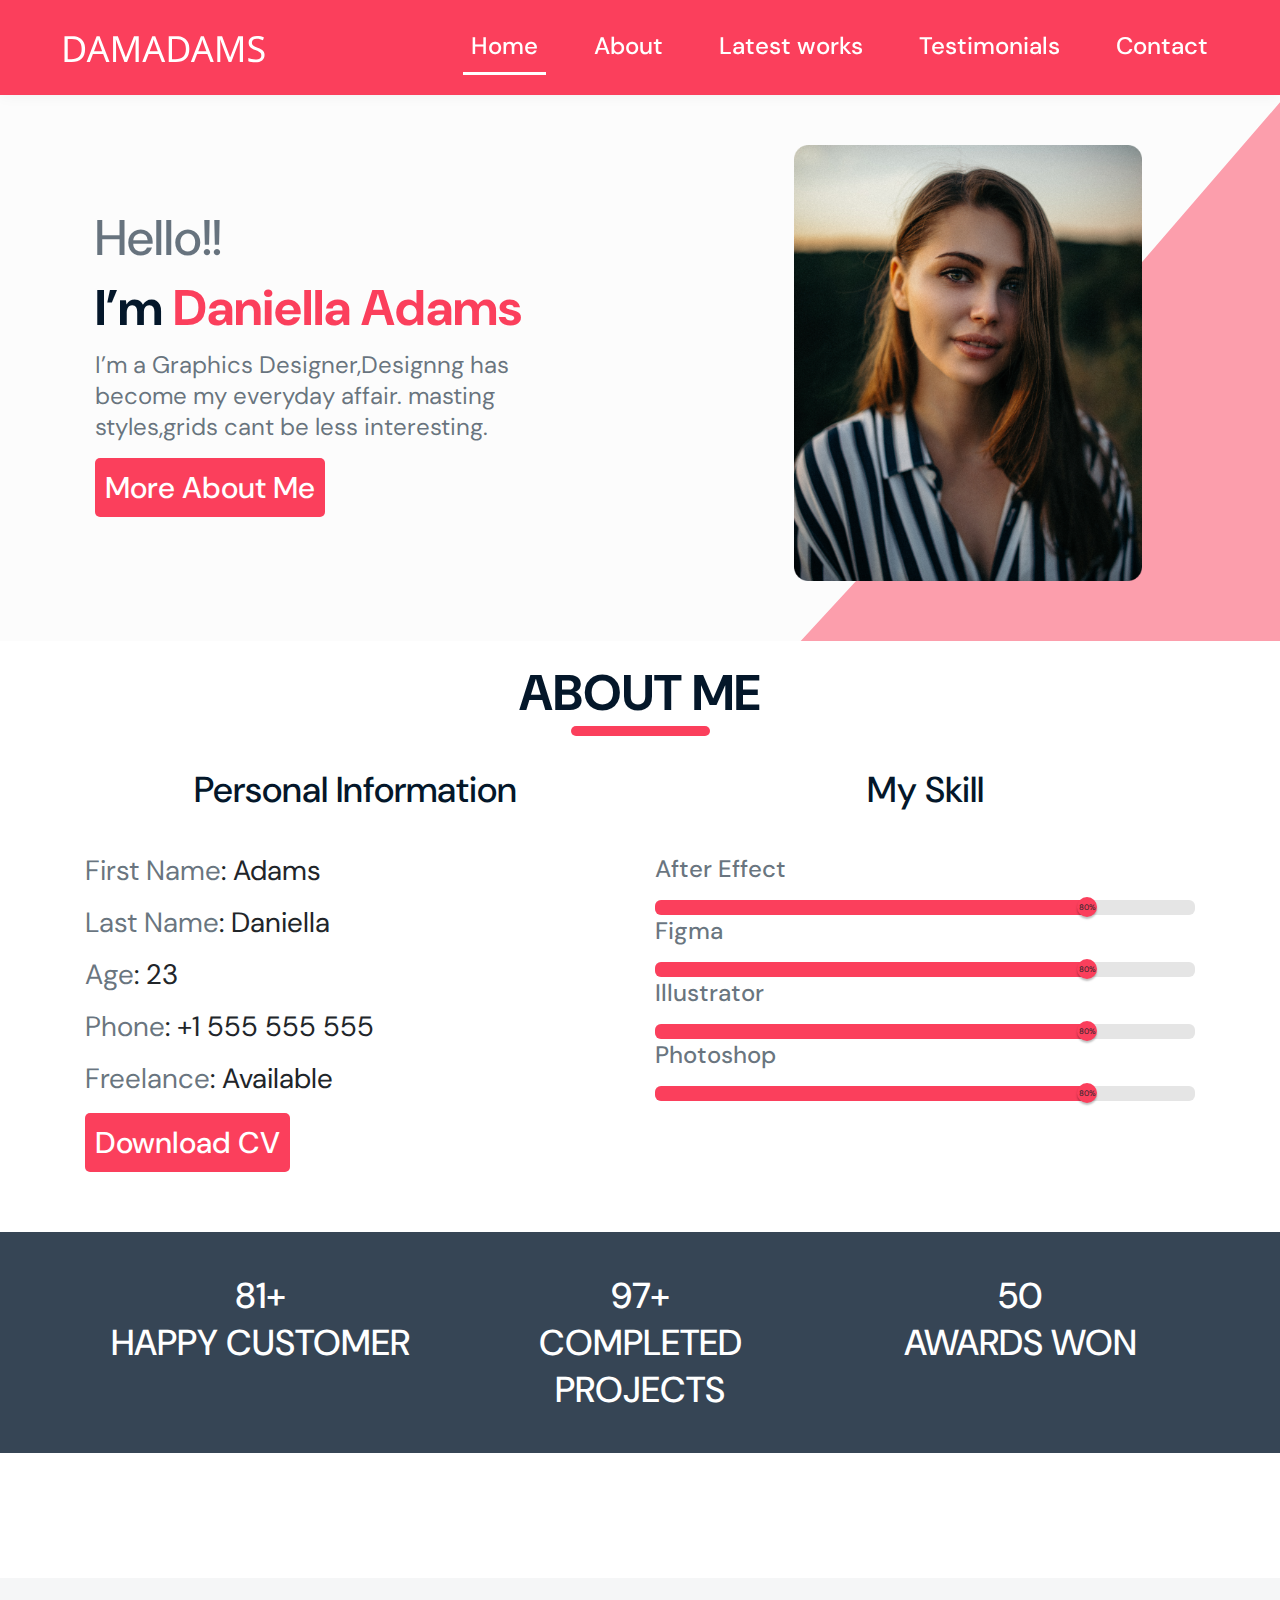
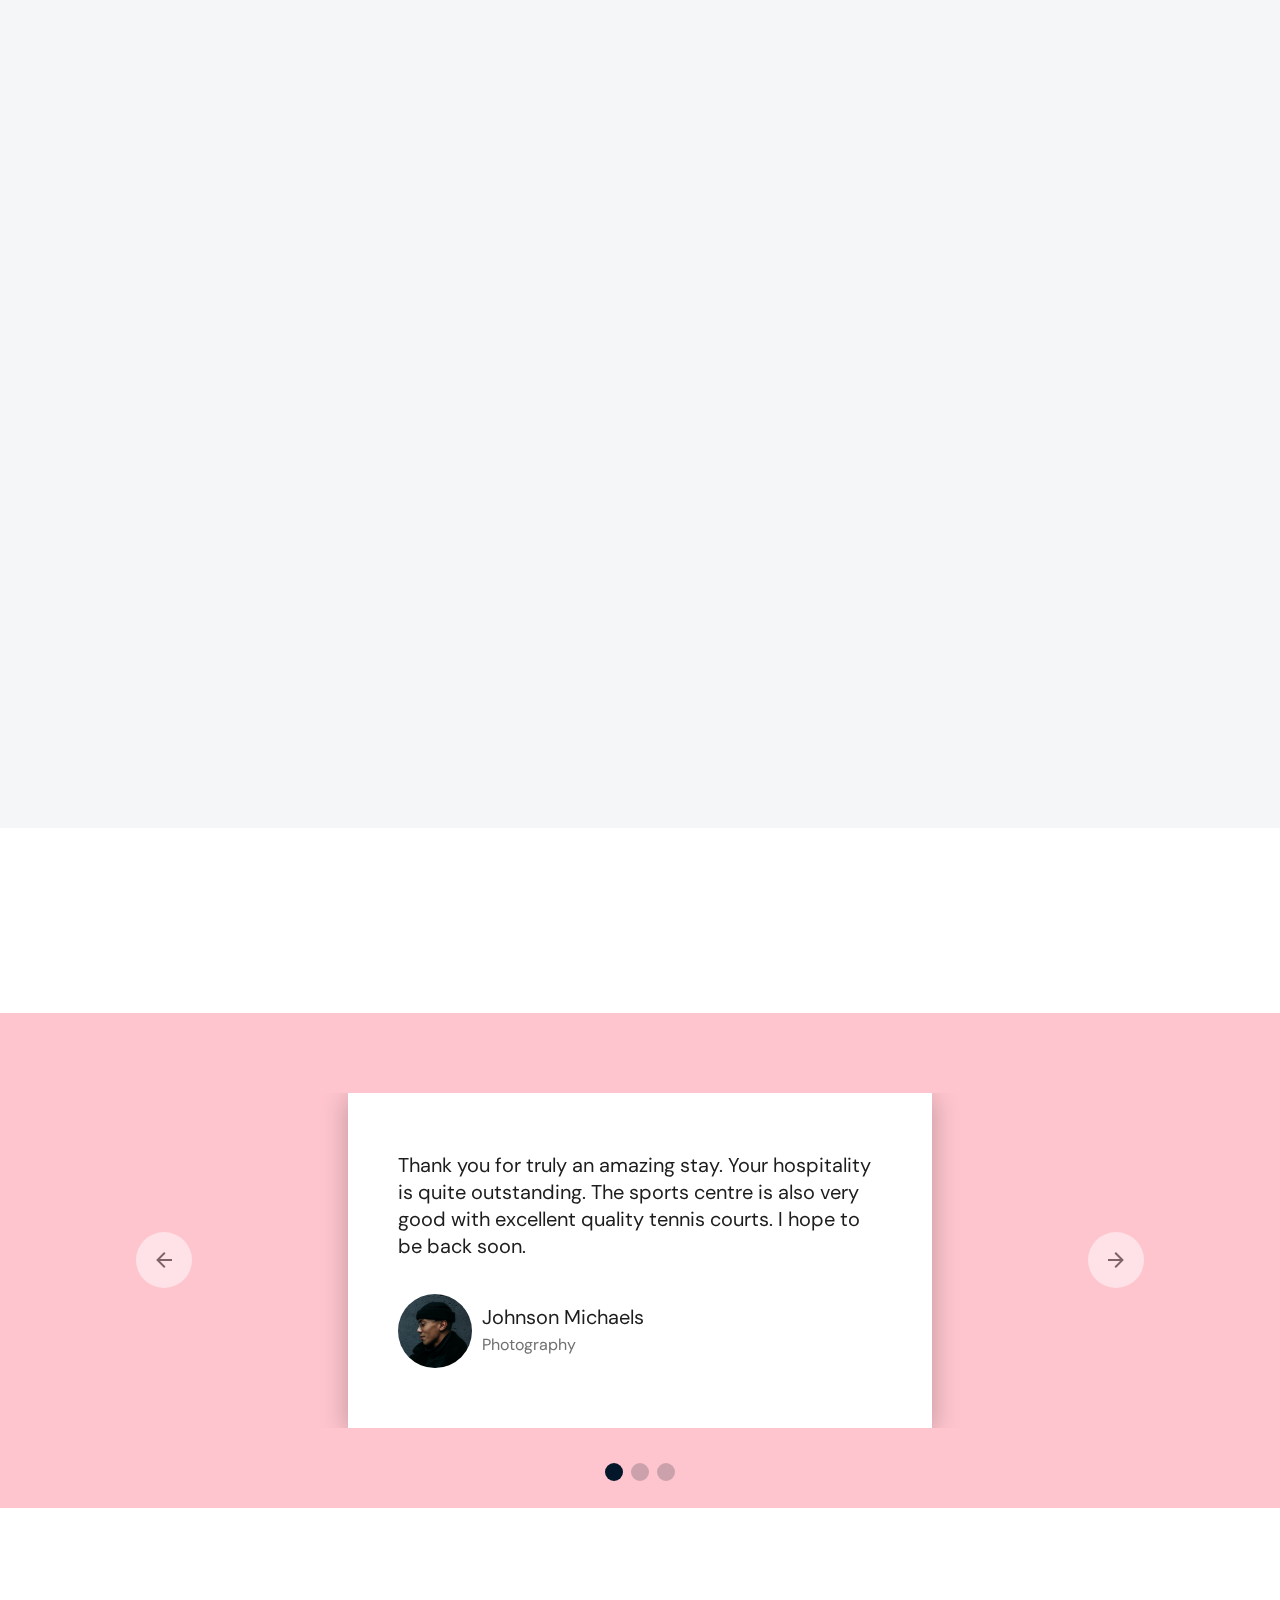
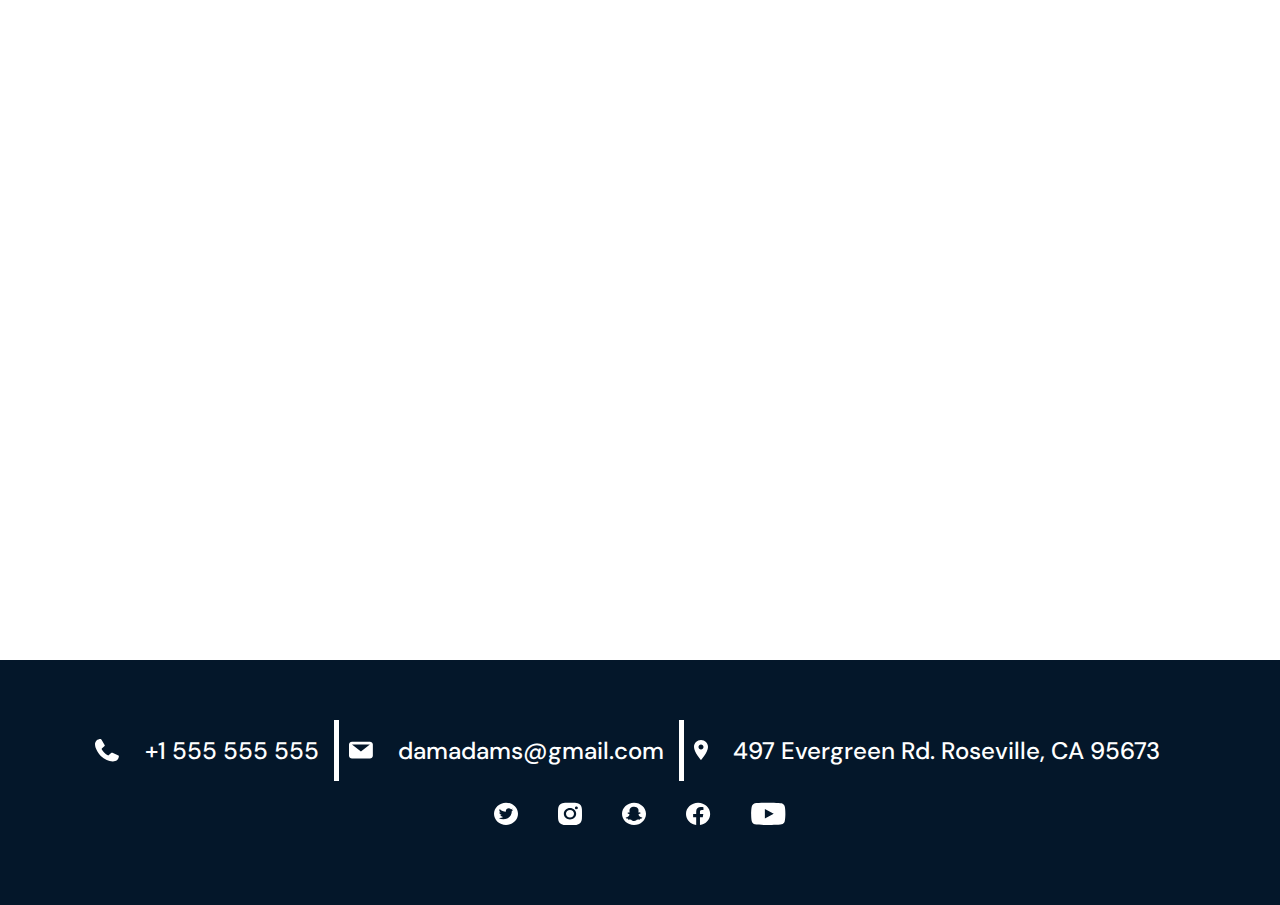
<file: index.html>
<!DOCTYPE html>
<html lang="en">
<head>
  <meta charset="UTF-8">
  <meta name="viewport" content="width=device-width, initial-scale=1.0">
  <!-- GOOGLE FONTS -->
  <link href="https://fonts.googleapis.com/css2?family=DM+Sans&display=swap" rel="stylesheet">
  <!-- Animate-on-scroll css -->
  <link rel="stylesheet" href="./assets/css/animate-on-scroll/aos.min.css">
  <!-- Bootstrap css -->
  <link rel="stylesheet" href="./assets/css/bootstrap/bootstrap.min.css">
  <!-- Custom css -->
  <link rel="stylesheet" href="./assets/css/custom.css">
  <!-- Font awesome kit -->
  <script src="./assets/js/fontawesome/fontawesome-kit.js"></script>
  <title>Damadams</title>
</head>
<body data-spy="scroll" data-target="#navbar-to-spy" data-offset="90">
  <div class="container-fluid">
    <!-- NAVBAR -->
    <nav id="navbar-to-spy" class="navbar navbar-light navbar-expand-lg lighten-4">
      <a data-aos="fade-right" class="navbar-brand" href="#"><img class="logo" src="./assets/images/icons/Damadams.svg" alt="logo"></a>
      <button class="navbar-toggler first-button" type="button" data-toggle="collapse" data-target="#navbarSupportedContent20"
        aria-controls="navbarSupportedContent20" aria-expanded="false" aria-label="Toggle navigation">
        <span class="navbar-toggler-icon"><i class="fa fa-navicon" style="color:#fff; font-size:28px;"></i></span>
      </button>
      <div data-aos="fade-left" class="collapse navbar-collapse" id="navbarSupportedContent20">
        <ul class="navbar-nav">
          <li class="nav-item">
            <a class="nav-link active" href="#home">Home</a>
          </li>
          <li class="nav-item">
            <a class="nav-link" href="#about">About</a>
          </li>
          <li class="nav-item">
            <a class="nav-link" href="#latest">Latest works</a>
          </li>
          <li class="nav-item">
            <a class="nav-link" href="#testimonials">Testimonials</a>
          </li>
          <li class="nav-item">
            <a class="nav-link" href="#contact">Contact</a>
          </li>
        </ul>
      </div>
    </nav>

    <!-- HOME -->
    <section id="home" class="container-fluid top">
      <div class="container-fluid">
        <div class="row">
          <div class="col-sm intro" data-aos="fade-down" data-aos-easing="linear" data-aos-duration="1500">
            <h1 class="light-heading">Hello!!</h1>
            <h1 class="custom-bold-heading"><span class="secondary-color">I’m</span> <span class="pink">Daniella Adams</span></h1>
            <p class="intro-text">I’m a Graphics Designer,Designng has become my everyday affair. masting styles,grids cant be less interesting.</p>
            <a role="button" data-aos="fade-right" data-aos-easing="linear" class="custom-btn" href="#services">More About Me</a>
          </div>
          <div class="col-sm personal-photo">
            <div class="photo">
              <img data-aos="zoom-in" src="./assets/images/Rectangle 394.png" alt="" class="w-100">
            </div>
          </div>
        </div>
      </div>
    </section>

    <!-- ABOUT -->
    <section id="about" class="content">
      <h1 data-aos="zoom-in" data-aos-duration="1500" class="custom-bold-heading section-title">ABOUT ME</h1>
      <div class="container">
        <div class="row">
          <div class="col-sm" data-aos="fade-up">
            <h3 class="custom-subheading">Personal Information</h3>
            <div class="personal-info">
              <p class="s-28"><span class="faint-text">First Name</span>: Adams</p>
              <p class="s-28"><span class="faint-text">Last Name</span>: Daniella</p>
              <p class="s-28"><span class="faint-text">Age</span>: 23</p>
              <p class="s-28"><span class="faint-text">Phone</span>: +1 555 555 555</p>
              <p class="s-28"><span class="faint-text">Freelance</span>: Available</p>
              <a role="button" class="custom-btn" href="#services">Download CV</a>
            </div>
          </div>
          <div class="col-sm m-top-30" data-aos="fade-up">
            <h3 class="custom-subheading">My Skill</h3>
            <div class="personal-info">
              <p class="s-24 faint-text">After Effect</p>
              <div class="meter">
                <span class="progress" style="width: 80%"></span>
                <span class="percent">80%</span>
              </div>
              <p class="s-24 faint-text">Figma</p>
              <div class="meter">
                <span class="progress" style="width: 80%"></span>
                <span class="percent">80%</span>
              </div>
              <p class="s-24 faint-text">Illustrator</p>
              <div class="meter">
                <span class="progress" style="width: 80%"></span>
                <span class="percent">80%</span>
              </div>
              <p class="s-24 faint-text">Photoshop</p>
              <div class="meter">
                <span class="progress" style="width: 80%"></span>
                <span class="percent">80%</span>
              </div>
            </div>
          </div>
        </div>
      </div>
    </section>

    <!-- CREDITS -->
    <section class="credits">
      <div class="container">
        <div class="row">
          <div class="col">
            <h3 class="custom-subheading white-color credit-text">81+</h3>
            <h3 class="custom-subheading white-color credit-text">HAPPY CUSTOMER</h3>
          </div>
          <div class="col">
            <h3 class="custom-subheading white-color credit-text">97+</h3>
            <h3 class="custom-subheading white-color credit-text">COMPLETED PROJECTS</h3>
          </div>
          <div class="col">
            <h3 class="custom-subheading white-color credit-text">50</h3>
            <h3 class="custom-subheading white-color credit-text">AWARDS WON</h3>
          </div>
        </div>
      </div>
    </section>

    <!-- LATEST WORKS -->
    <section id="latest" class="content">
      <h1 data-aos="zoom-in" data-aos-duration="1500" class="custom-bold-heading section-title">LATEST WORKS</h1>
      <div class="bg-light-blue">
        <div class="container">
          <div class="row m-30">
            <div class="col-sm" data-aos="flip-left" data-aos-easing="ease-out-cubic" data-aos-duration="2000">
              <img class="w-100 grow" src="./assets/images/Rectangle 14.png" alt="">
            </div>
            <div class="col-sm m-top-30" data-aos="flip-left" data-aos-easing="ease-out-cubic" data-aos-duration="2000">
              <img class="w-100 grow" src="./assets/images/Rectangle 380.png" alt="">
            </div>
            <div class="col-sm m-top-30" data-aos="flip-left" data-aos-easing="ease-out-cubic" data-aos-duration="2000">
              <img class="w-100 grow" src="./assets/images/Rectangle 382.png" alt="">
            </div>
          </div>
          <div class="row">
            <div class="col-sm" data-aos="flip-left" data-aos-easing="ease-out-cubic" data-aos-duration="2000">
              <img class="w-100 grow" src="./assets/images/Rectangle 383.png" alt="">
            </div>
            <div class="col-sm m-top-30" data-aos="flip-left" data-aos-easing="ease-out-cubic" data-aos-duration="2000">
              <img class="w-100 grow" src="./assets/images/Rectangle 384.png" alt="">
            </div>
            <div class="col-sm m-top-30" data-aos="flip-left" data-aos-easing="ease-out-cubic" data-aos-duration="2000">
              <img class="w-100 grow" src="./assets/images/Rectangle 385.png" alt="">
            </div>
          </div>
        </div>
      </div>
    </section>

    <!-- TESTIMONIALS -->
    <section id="testimonials" class="content">
      <h1 data-aos="zoom-in" data-aos-duration="1500" class="custom-bold-heading section-title">TESTIMONIALS</h1>
      <div class="container-fluid light-pink carousel-section">
        <div id="carouselExampleIndicators" class="carousel slide" data-ride="carousel">
          <ol class="carousel-indicators">
            <li data-target="#carouselExampleIndicators" data-slide-to="0" class="active"></li>
            <li data-target="#carouselExampleIndicators" data-slide-to="1"></li>
            <li data-target="#carouselExampleIndicators" data-slide-to="2"></li>
          </ol>
          <div class="carousel-inner">
            <div class="carousel-item active">
              <div class="carousel-card">
                <p class="custom-text"> Thank you for truly an amazing stay. Your hospitality is quite outstanding. The sports centre is also very good with excellent quality tennis courts. I hope to be back soon.</p>
                <div class="user-profile">
                  <div class="profile-photo">
                    <img class="w-100" src="./assets/images/Ellipse 1.svg" alt="profile">
                  </div>
                  <div class="bio">
                    <p class="custom-text">Johnson Michaels</p>
                    <p class="custom-text ">Photography</p>
                  </div>
                </div>
              </div>
            </div>
            <div class="carousel-item">
              <div class="carousel-card">
                <p class="custom-text"> Thank you for truly an amazing stay. Your hospitality is quite outstanding. The sports centre is also very good with excellent quality tennis courts. I hope to be back soon.</p>
                <div class="user-profile">
                  <div class="profile-photo">
                    <img class="w-100" src="./assets/images/Ellipse 1.svg" alt="profile">
                  </div>
                  <div class="bio">
                    <p class="custom-text">Johnson Michaels</p>
                    <p class="custom-text ">Photography</p>
                  </div>
                </div>
              </div>
            </div>
            <div class="carousel-item">
              <div class="carousel-card">
                <p class="custom-text"> Thank you for truly an amazing stay. Your hospitality is quite outstanding. The sports centre is also very good with excellent quality tennis courts. I hope to be back soon.</p>
                <div class="user-profile">
                  <div class="profile-photo">
                    <img class="w-100" src="./assets/images/Ellipse 1.svg" alt="profile">
                  </div>
                  <div class="bio">
                    <p class="custom-text">Johnson Michaels</p>
                    <p class="custom-text ">Photography</p>
                  </div>
                </div>
              </div>
            </div>
          </div>
          <a class="carousel-control-prev" href="#carouselExampleIndicators" role="button" data-slide="prev">
            <span class="prev-icon control-icon" aria-hidden="true"><img src="./assets/images/icons/Vector (7).svg" alt="Previous icon"></span>
            <span class="sr-only">Previous</span>
          </a>
          <a class="carousel-control-next" href="#carouselExampleIndicators" role="button" data-slide="next">
            <span class="next-icon control-icon" aria-hidden="true"><img src="./assets/images/icons/Vector (6).svg" alt="next icon"></span>
            <span class="sr-only">Next</span>
          </a>
        </div>
      </div>
    </section>

    <!-- GET IN TOUCH -->
    <section id="contact" class="content">
      <h1 data-aos="zoom-in" data-aos-duration="1500" class="custom-bold-heading section-title">GET IN TOUCH</h1>
      <div class="container">
        <div class="row">
          <div class="col-md form-section" data-aos="fade-right">
            <form class="form-content" action="mailto:damadams@gmail.com" method="post" enctype="text/plain">
              <label class="label" for="email">Your Email Address</label>
              <input class="custom-input" type="text" placeholder="example@gmail.com" />
              <label class="label" for="subject">Subject</label>
              <input class="custom-input" type="text" value="Question about your article" />
              <label class="label" for="message">Message</label>
              <textarea rows="5" type="text" placeholder="Your message..."></textarea>
              <input data-aos="fade-up" data-aos-duration="1500" type="submit" value="Send a message" class="custom-btn submit-btn" />
            </form>
          </div>
          <div class="col-md" data-aos="fade-left">
            <!--Google map-->
            <iframe class="google-map" src="https://www.google.com/maps/embed?pb=!1m18!1m12!1m3!1d3146.158963955942!2d-122.51401178518495!3d37.95007410982844!2m3!1f0!2f0!3f0!3m2!1i1024!2i768!4f13.1!3m3!1m2!1s0x808fcb0b782c489d%3A0x380db039ff6cae75!2sEl%20Camino%20Real%2C%20Kentfield%2C%20CA%2C%20USA!5e0!3m2!1sen!2sng!4v1595376596428!5m2!1sen!2sng" frameborder="0" allowfullscreen="" aria-hidden="false" tabindex="0"></iframe>
          </div>
        </div>
      </div>
    </section>

    <footer class="footer">
        <div class="footer-content">
          <div class="contact">
            <img src="./assets/images/icons/Phone.svg" alt="phone"> <p class="custom-text">+1 555 555 555</p>
          </div>
          <div class="contact">
            <img src="./assets/images/icons/Messages.svg" alt="phone"> <p class="custom-text">damadams@gmail.com</p>
          </div>
          <div class="contact">
            <img src="./assets/images/icons/Vector (5).svg" alt="phone"> <p class="address custom-text no-border-right">497 Evergreen Rd. Roseville, CA 95673</p>
          </div>
        </div>
        <div class="social-media">
          <a href="#"><img src="./assets/images/icons/Vector.svg" alt="twitter"></a>
          <a href="#"><img src="./assets/images/icons/Vector (2).svg" alt="facebook"></a>
          <a href="#"><img src="./assets/images/icons/Vector (3).svg" alt="facebook"></a>
          <a href="#"><img src="./assets/images/icons/Vector (1).svg" alt="facebook"></a>
          <a href="#"><img src="./assets/images/icons/Vector (4).svg" alt="facebook"></a>
        </div>
    </footer>
  </div>


  <!-- Main Jquery JS -->
  <script src="./assets/js/jquery/jquery-3.5.1.min.js" type="text/javascript"></script>
  <!-- Bootstrap JS -->
  <script src="./assets/js/bootstrap/bootstrap.min.js" type="text/javascript"></script>   
  <!-- AOS JS -->
  <script src="./assets/js/animate-on-scroll/aos.min.js" type="text/javascript"></script>   
  <!-- SCROLL REVEAL JS -->
  <script src="./assets/js/scroll-reveal/scroll-reveal.min.js"></script>
  <!-- Custom JS -->
  <script src="./assets/js/custom.js"></script>
</body>
</html>
</file>
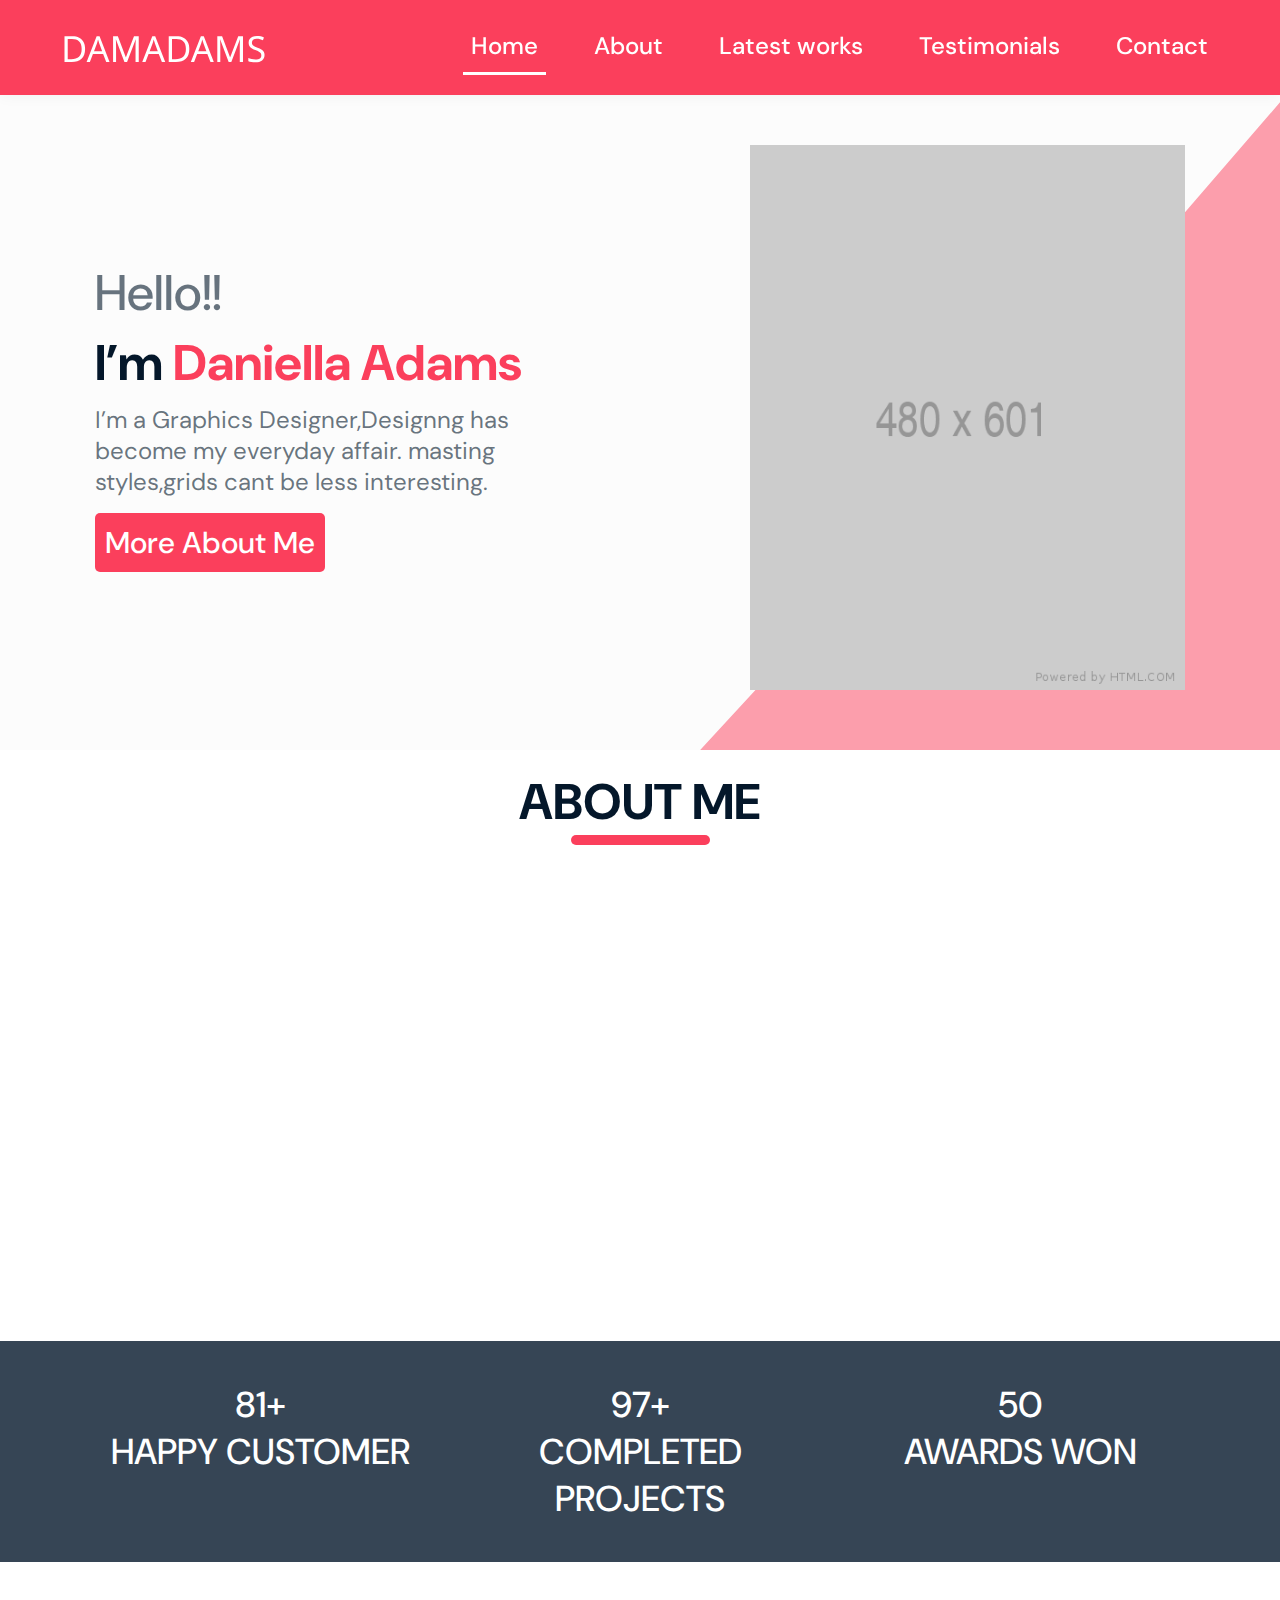
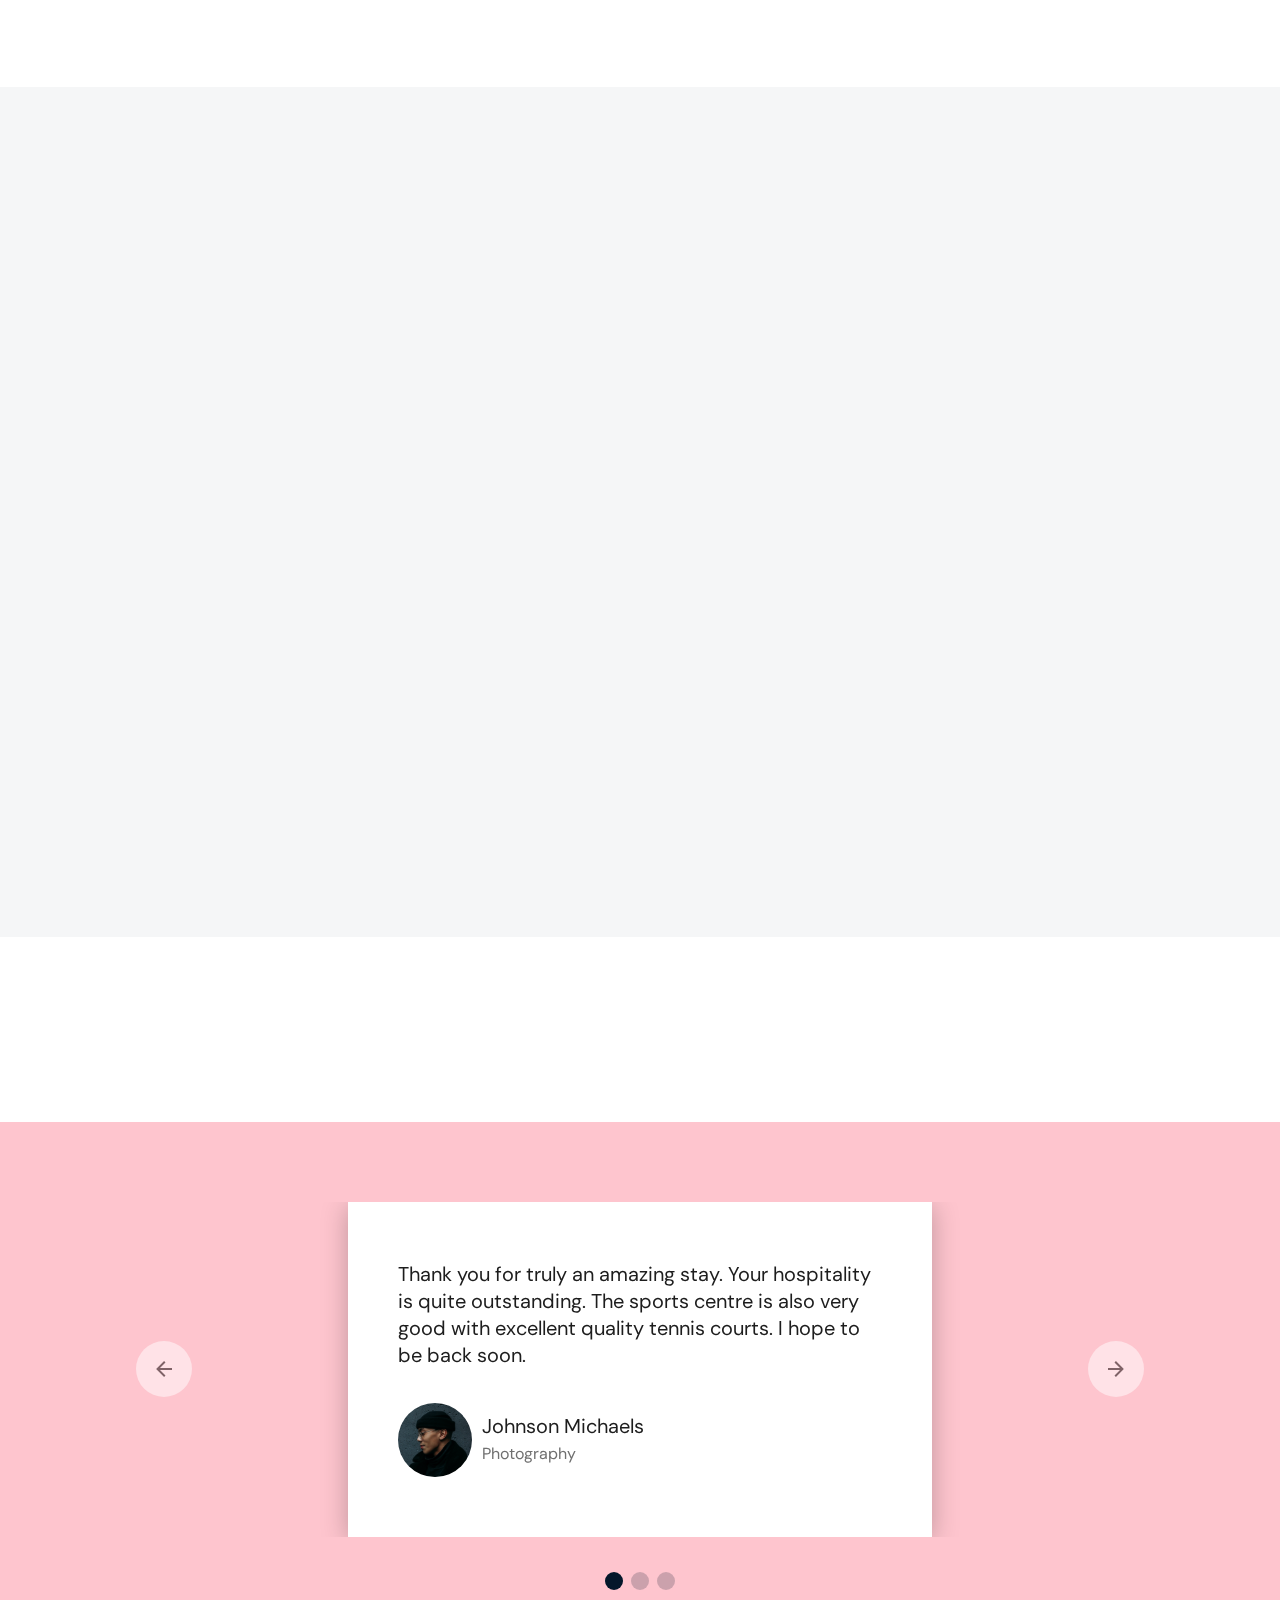
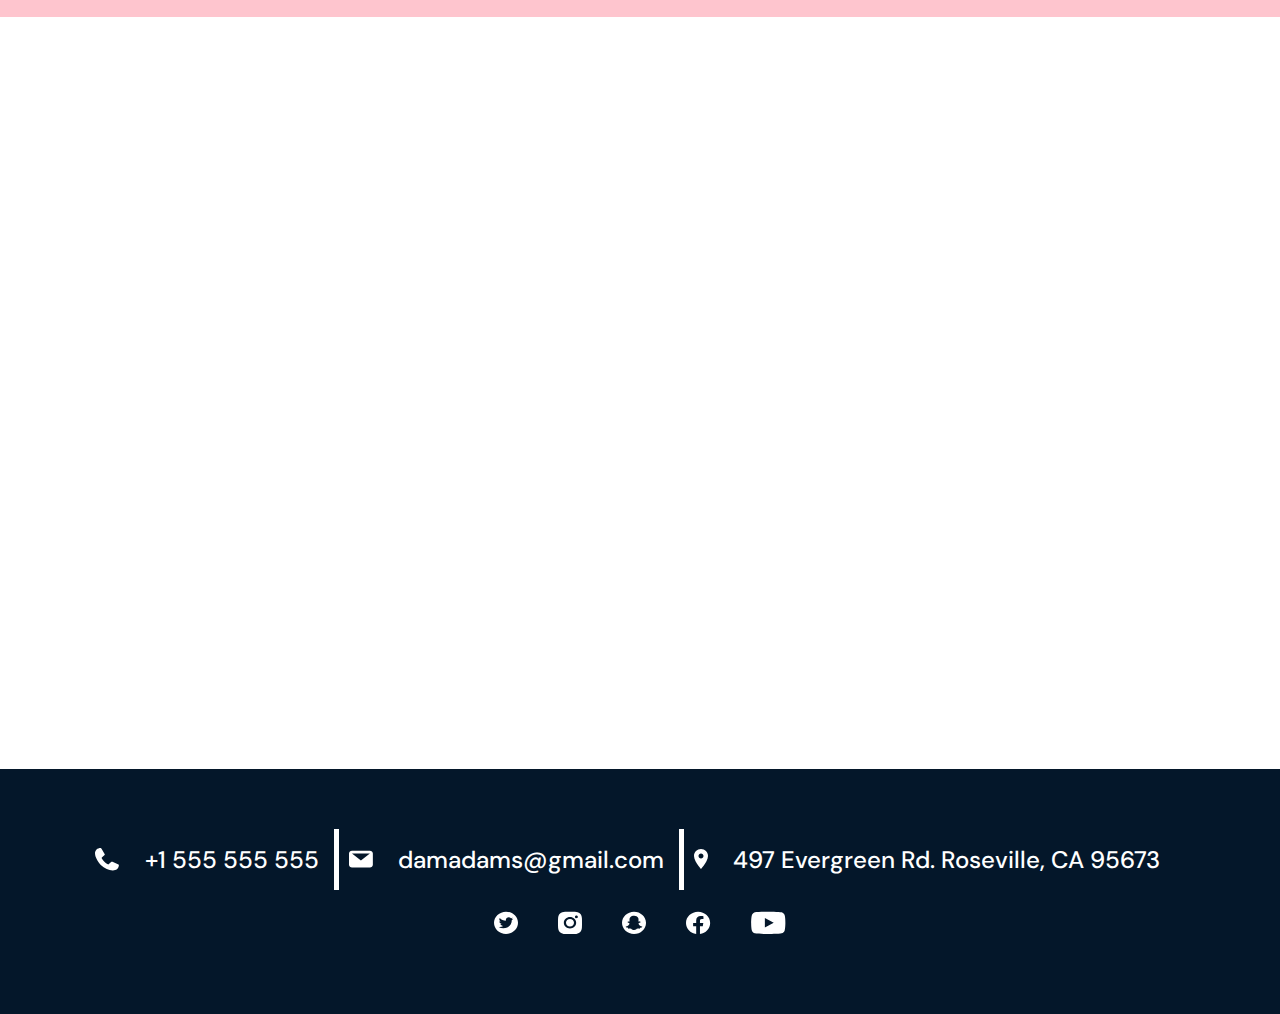
<file: portfolio-localized/index.html>
<!DOCTYPE html>
<html lang="en">
<head>
  <meta charset="UTF-8">
  <meta name="viewport" content="width=device-width, initial-scale=1.0">
  <!-- GOOGLE FONTS -->
  <link href="https://fonts.googleapis.com/css2?family=DM+Sans&display=swap" rel="stylesheet">
  <!-- Animate-on-scroll css -->
  <link rel="stylesheet" href="./assets/css/animate-on-scroll/aos.min.css">
  <!-- Bootstrap css -->
  <link rel="stylesheet" href="./assets/css/bootstrap/bootstrap.min.css">
  <!-- Custom css -->
  <link rel="stylesheet" href="./assets/css/custom.css">
  <!-- Font awesome kit -->
  <script src="./assets/js/fontawesome/fontawesome-kit.js"></script>
  <title>Damadams</title>
</head>
<body data-spy="scroll" data-target="#navbar-to-spy" data-offset="90">
  <div class="container-fluid">
    <!-- NAVBAR -->
    <nav id="navbar-to-spy" class="navbar navbar-light navbar-expand-lg lighten-4">
      <a data-aos="fade-right" class="navbar-brand" href="#"><img class="logo" src="./assets/images/icons/Damadams.svg" alt="logo"></a>
      <button class="navbar-toggler first-button" type="button" data-toggle="collapse" data-target="#navbarSupportedContent20"
        aria-controls="navbarSupportedContent20" aria-expanded="false" aria-label="Toggle navigation">
        <span class="navbar-toggler-icon"><i class="fa fa-navicon" style="color:#fff; font-size:28px;"></i></span>
      </button>
      <div data-aos="fade-left" class="collapse navbar-collapse" id="navbarSupportedContent20">
        <ul class="navbar-nav">
          <li class="nav-item">
            <a class="nav-link active" href="#home">Home</a>
          </li>
          <li class="nav-item">
            <a class="nav-link" href="#about">About</a>
          </li>
          <li class="nav-item">
            <a class="nav-link" href="#latest">Latest works</a>
          </li>
          <li class="nav-item">
            <a class="nav-link" href="#testimonials">Testimonials</a>
          </li>
          <li class="nav-item">
            <a class="nav-link" href="#contact">Contact</a>
          </li>
        </ul>
      </div>
    </nav>

    <!-- HOME -->
    <section id="home" class="container-fluid top">
      <div class="container-fluid">
        <div class="row">
          <div class="col-sm intro" data-aos="fade-down" data-aos-easing="linear" data-aos-duration="1500">
            <h1 class="light-heading">Hello!!</h1>
            <h1 class="custom-bold-heading"><span class="secondary-color">I’m</span> <span class="pink">Daniella Adams</span></h1>
            <p class="intro-text">I’m a Graphics Designer,Designng has become my everyday affair. masting styles,grids cant be less interesting.</p>
            <a role="button" data-aos="fade-right" data-aos-easing="linear" class="custom-btn" href="#services">More About Me</a>
          </div>
          <div class="col-sm personal-photo">
            <div class="">
              <img data-aos="zoom-in" src="./assets/images/480x601.png" alt="" class="w-100">
            </div>
          </div>
        </div>
      </div>
    </section>

    <!-- ABOUT -->
    <section id="about" class="content">
      <h1 data-aos="zoom-in" data-aos-duration="1500" class="custom-bold-heading section-title">ABOUT ME</h1>
      <div class="container">
        <div class="row">
          <div class="col-sm" data-aos="fade-up">
            <h3 class="custom-subheading">Personal Information</h3>
            <div class="personal-info">
              <p class="s-28"><span class="faint-text">First Name</span>: Adams</p>
              <p class="s-28"><span class="faint-text">Last Name</span>: Daniella</p>
              <p class="s-28"><span class="faint-text">Age</span>: 23</p>
              <p class="s-28"><span class="faint-text">Phone</span>: +1 555 555 555</p>
              <p class="s-28"><span class="faint-text">Freelance</span>: Available</p>
              <a role="button" class="custom-btn" href="#services">Download CV</a>
            </div>
          </div>
          <div class="col-sm m-top-30" data-aos="fade-up">
            <h3 class="custom-subheading">My Skill</h3>
            <div class="personal-info">
              <p class="s-24 faint-text">After Effect</p>
              <img class="w-100" src="./assets/images/icons/Component 1.png" alt="">
              <p class="s-24 faint-text">Figma</p>
              <img class="w-100" src="./assets/images/icons/Component 1.png" alt="">
              <p class="s-24 faint-text">Illustrator</p>
              <img class="w-100" src="./assets/images/icons/Component 1.png" alt="">
              <p class="s-24 faint-text">Photoshop</p>
              <img class="w-100" src="./assets/images/icons/Component 1.png" alt="">
            </div>
          </div>
        </div>
      </div>
    </section>

    <!-- CREDITS -->
    <section class="credits">
      <div class="container">
        <div class="row">
          <div class="col">
            <h3 class="custom-subheading white-color credit-text">81+</h3>
            <h3 class="custom-subheading white-color credit-text">HAPPY CUSTOMER</h3>
          </div>
          <div class="col">
            <h3 class="custom-subheading white-color credit-text">97+</h3>
            <h3 class="custom-subheading white-color credit-text">COMPLETED PROJECTS</h3>
          </div>
          <div class="col">
            <h3 class="custom-subheading white-color credit-text">50</h3>
            <h3 class="custom-subheading white-color credit-text">AWARDS WON</h3>
          </div>
        </div>
      </div>
    </section>

    <!-- LATEST WORKS -->
    <section id="latest" class="content">
      <h1 data-aos="zoom-in" data-aos-duration="1500" class="custom-bold-heading section-title">LATEST WORKS</h1>
      <div class="bg-light-blue">
        <div class="container">
          <div class="row m-30">
            <div class="col-sm" data-aos="flip-left" data-aos-easing="ease-out-cubic" data-aos-duration="2000">
              <img class="w-100 grow" src="./assets/images/324x324.png" alt="">
            </div>
            <div class="col-sm m-top-30" data-aos="flip-left" data-aos-easing="ease-out-cubic" data-aos-duration="2000">
              <img class="w-100 grow" src="./assets/images/324x324.png" alt="">
            </div>
            <div class="col-sm m-top-30" data-aos="flip-left" data-aos-easing="ease-out-cubic" data-aos-duration="2000">
              <img class="w-100 grow" src="./assets/images/324x324.png" alt="">
            </div>
          </div>
          <div class="row">
            <div class="col-sm" data-aos="flip-left" data-aos-easing="ease-out-cubic" data-aos-duration="2000">
              <img class="w-100 grow" src="./assets/images/324x324.png" alt="">
            </div>
            <div class="col-sm m-top-30" data-aos="flip-left" data-aos-easing="ease-out-cubic" data-aos-duration="2000">
              <img class="w-100 grow" src="./assets/images/324x324.png" alt="">
            </div>
            <div class="col-sm m-top-30" data-aos="flip-left" data-aos-easing="ease-out-cubic" data-aos-duration="2000">
              <img class="w-100 grow" src="./assets/images/324x324.png" alt="">
            </div>
          </div>
        </div>
      </div>
    </section>

    <!-- TESTIMONIALS -->
    <section id="testimonials" class="content">
      <h1 data-aos="zoom-in" data-aos-duration="1500" class="custom-bold-heading section-title">TESTIMONIALS</h1>
      <div class="container-fluid light-pink carousel-section">
        <div id="carouselExampleIndicators" class="carousel slide" data-ride="carousel">
          <ol class="carousel-indicators">
            <li data-target="#carouselExampleIndicators" data-slide-to="0" class="active"></li>
            <li data-target="#carouselExampleIndicators" data-slide-to="1"></li>
            <li data-target="#carouselExampleIndicators" data-slide-to="2"></li>
          </ol>
          <div class="carousel-inner">
            <div class="carousel-item active">
              <div class="carousel-card">
                <p class="custom-text"> Thank you for truly an amazing stay. Your hospitality is quite outstanding. The sports centre is also very good with excellent quality tennis courts. I hope to be back soon.</p>
                <div class="user-profile">
                  <div class="profile-photo">
                    <img class="w-100" src="./assets/images/Ellipse 1.svg" alt="profile">
                  </div>
                  <div class="bio">
                    <p class="custom-text">Johnson Michaels</p>
                    <p class="custom-text ">Photography</p>
                  </div>
                </div>
              </div>
            </div>
            <div class="carousel-item">
              <div class="carousel-card">
                <p class="custom-text"> Thank you for truly an amazing stay. Your hospitality is quite outstanding. The sports centre is also very good with excellent quality tennis courts. I hope to be back soon.</p>
                <div class="user-profile">
                  <div class="profile-photo">
                    <img class="w-100" src="./assets/images/Ellipse 1.svg" alt="profile">
                  </div>
                  <div class="bio">
                    <p class="custom-text">Johnson Michaels</p>
                    <p class="custom-text ">Photography</p>
                  </div>
                </div>
              </div>
            </div>
            <div class="carousel-item">
              <div class="carousel-card">
                <p class="custom-text"> Thank you for truly an amazing stay. Your hospitality is quite outstanding. The sports centre is also very good with excellent quality tennis courts. I hope to be back soon.</p>
                <div class="user-profile">
                  <div class="profile-photo">
                    <img class="w-100" src="./assets/images/Ellipse 1.svg" alt="profile">
                  </div>
                  <div class="bio">
                    <p class="custom-text">Johnson Michaels</p>
                    <p class="custom-text ">Photography</p>
                  </div>
                </div>
              </div>
            </div>
          </div>
          <a class="carousel-control-prev" href="#carouselExampleIndicators" role="button" data-slide="prev">
            <span class="prev-icon control-icon" aria-hidden="true"><img src="./assets/images/icons/Vector (7).svg" alt="Previous icon"></span>
            <span class="sr-only">Previous</span>
          </a>
          <a class="carousel-control-next" href="#carouselExampleIndicators" role="button" data-slide="next">
            <span class="next-icon control-icon" aria-hidden="true"><img src="./assets/images/icons/Vector (6).svg" alt="next icon"></span>
            <span class="sr-only">Next</span>
          </a>
        </div>
      </div>
    </section>

    <!-- GET IN TOUCH -->
    <section id="contact" class="content">
      <h1 data-aos="zoom-in" data-aos-duration="1500" class="custom-bold-heading section-title">GET IN TOUCH</h1>
      <div class="container">
        <div class="row">
          <div class="col-md form-section" data-aos="fade-right">
            <form class="form-content" action="mailto:damadams@gmail.com" method="post" enctype="text/plain">
              <label class="label" for="email">Your Email Address</label>
              <input class="custom-input" type="text" placeholder="example@gmail.com" />
              <label class="label" for="subject">Subject</label>
              <input class="custom-input" type="text" value="Question about your article" />
              <label class="label" for="message">Message</label>
              <textarea rows="5" type="text" placeholder="Your message..."></textarea>
              <input data-aos="fade-up" data-aos-duration="1500" type="submit" value="Send a message" class="custom-btn submit-btn" />
            </form>
          </div>
          <div class="col-md" data-aos="fade-left">
            <!--Google map-->
            <iframe class="google-map" src="https://www.google.com/maps/embed?pb=!1m18!1m12!1m3!1d3146.158963955942!2d-122.51401178518495!3d37.95007410982844!2m3!1f0!2f0!3f0!3m2!1i1024!2i768!4f13.1!3m3!1m2!1s0x808fcb0b782c489d%3A0x380db039ff6cae75!2sEl%20Camino%20Real%2C%20Kentfield%2C%20CA%2C%20USA!5e0!3m2!1sen!2sng!4v1595376596428!5m2!1sen!2sng" frameborder="0" allowfullscreen="" aria-hidden="false" tabindex="0"></iframe>
          </div>
        </div>
      </div>
    </section>

    <footer class="footer">
        <div class="footer-content">
          <div class="contact">
            <img src="./assets/images/icons/Phone.svg" alt="phone"> <p class="custom-text">+1 555 555 555</p>
          </div>
          <div class="contact">
            <img src="./assets/images/icons/Messages.svg" alt="phone"> <p class="custom-text">damadams@gmail.com</p>
          </div>
          <div class="contact">
            <img src="./assets/images/icons/Vector (5).svg" alt="phone"> <p class="address custom-text no-border-right">497 Evergreen Rd. Roseville, CA 95673</p>
          </div>
        </div>
        <div class="social-media">
          <a href="#"><img src="./assets/images/icons/Vector.svg" alt="twitter"></a>
          <a href="#"><img src="./assets/images/icons/Vector (2).svg" alt="facebook"></a>
          <a href="#"><img src="./assets/images/icons/Vector (3).svg" alt="facebook"></a>
          <a href="#"><img src="./assets/images/icons/Vector (1).svg" alt="facebook"></a>
          <a href="#"><img src="./assets/images/icons/Vector (4).svg" alt="facebook"></a>
        </div>
    </footer>
  </div>


  <!-- Main Jquery JS -->
  <script src="./assets/js/jquery/jquery-3.5.1.min.js" type="text/javascript"></script>
  <!-- Bootstrap JS -->
  <script src="./assets/js/bootstrap/bootstrap.min.js" type="text/javascript"></script>   
  <!-- AOS JS -->
  <script src="./assets/js/animate-on-scroll/aos.min.js" type="text/javascript"></script>   
  <!-- SCROLL REVEAL JS -->
  <script src="./assets/js/scroll-reveal/scroll-reveal.min.js"></script>
  <!-- Custom JS -->
  <script src="./assets/js/custom.js"></script>
</body>
</html>
</file>
<file: assets/css/custom.css>
:root {
  --custom-font: 'DM Sans', sans-serif;
  --primary-color: 251, 63, 92;
  --secondary-color: 4, 23, 42;
  --grey-color: 221, 226, 229;
  --white-color: #fff;
  --stain-white-color: #FCFCFC;
  --black-color: #000000;
}

html,body{
  overflow-x: hidden;
}

body {
  padding: 0;
  margin: 0;
}

* {
  font-family: var(--custom-font);
  padding: 0;
  margin: 0;
}

p {
  font-family: var(--custom-font);
}

img:hover {
  cursor: pointer;
}

a {
  text-decoration: none;
  color: var(--white-color);
}

a:active, a:hover {
  text-decoration: none;
  color: var(--white-color);
}

/* RE-USABLE COMPONENTS */

.white-color {
  color: var(--white-color) !important;
}

.width-100 {
  width: 100%;
}

.pos-rel {
  position: relative;
}

.container-fluid {
  padding: 0;
}

.pink {
  color: rgba(var(--primary-color))
}

.custom-btn {
  background: rgba(var(--primary-color));
  color: var(--white-color);
  font-weight: 500;
  font-size: 30px;
  line-height: 39px;
  width: max-content;
  padding: 10px;
  border-radius: 5px;
}

.custom-btn:hover {
  color: rgba(var(--secondary-color));
}

.content {
  padding-top: 20px;
  padding-bottom: 60px;
  text-align: center;
}

.section-title {
  border-bottom: 5px solid var(--primary-color);
  margin-bottom: 30px;
}

.section-title:after {
  content: ' ';
  display: block;
  height: 3px;
  width: 139px;
  border-radius: 5px;
  margin: 0px auto;
  text-indent: -9999px;
  border-top: 10px solid rgba(var(--primary-color));
}

.custom-subheading {
  color: rgba(var(--secondary-color));
  font-weight: 500;
  font-size: 36px;
  line-height: 47px;
  margin-bottom: 40px;
}

.personal-info {
  display: flex;
  flex-direction: column;
  align-items: flex-start;
}

.s-24 {
  font-weight: 500;
  font-size: 24px;
  line-height: 31px;
}

.s-28 {
  font-size: 28px;
  line-height: 36px;
}
.faint-text {
  color: rgba(var(--secondary-color), 0.6);
}
.secondary-color {
  color: rgba(var(--secondary-color));
}

.grow { transition: all .2s ease-in-out; }
.grow:hover { transform: scale(1.1); }

/* NAVBAR */

nav.navbar {
  background: rgba(var(--primary-color));
  box-shadow: 0px 0px 15px rgba(0, 0, 0, 0.05);
  padding: 20px 5%;  
  position: fixed;
  top: 0;
  left: 0;
  right: 0;
  opacity: none;
  z-index: 999;
}

.navbar button{
  outline: none;
  border: none;
}

.nav-link:hover {
  border-bottom: 3px solid var(--white-color);
}

.nav-item .active {
  border-bottom: 3px solid var(--white-color) !important;
}

.navbar-nav {
  margin-left: auto;
}

.nav-link {
  font-weight: 500;
  font-size: 24px;
  color: var(--white-color) !important; 
  opacity: none !important;
  margin: 0 0 0 40px;
}

/* TOP SECTION */

.top {
  background: var(--stain-white-color);
}

.intro, .personal-photo {
  margin-top: 85px;
  padding: 60px 110px;
}

.photo {
  padding: 0 10%;
}

.custom-bold-heading {
  color: rgba(var(--secondary-color));
  font-weight: bold;
  font-size: 50px;
  line-height: 65px;
}

.light-heading {
  font-size: 50px;
  color: rgba(var(--secondary-color), 0.6);
}

.intro {
  display: flex;
  flex-direction: column;
  justify-content: center;
}

.intro-text {
  font-size: 24px;
  line-height: 31px;
  color: rgba(var(--secondary-color), 0.6);
}

.credits {
  background: rgba(var(--secondary-color), 0.8);
  text-align: center;
  padding: 40px;
}

.credit-text {
  margin-bottom: 0;
}

.personal-photo {
  background: url('../images/Rectangle\ 396.svg') no-repeat;
  background-size: cover;
}

/* LATEST WORKS */
.bg-light-blue {
  background: rgba(var(--grey-color), 0.3);
  padding: 60px 0;
}
.m-30 {
  margin-bottom: 30px;
}

/* CAROUSEL */
.carousel-indicators {
  bottom: -70px;
}

.carousel-indicators li {
  width: 18px;
  height: 18px;
  border-radius: 50%;
  background-color:rgba(var(--secondary-color), 0.4);
  border: 1px solid transparent;
}

.carousel-indicators .active {
  background-color: rgba(var(--secondary-color));
}

.light-pink {
  background: rgba(var(--primary-color), 0.3);
}
.carousel-section {
  padding: 80px;
}
.user-profile {
  display: flex;
  align-items: center;
}
.bio p{
  line-height: unset !important;
  margin: 0 10px;
}
.bio p:nth-child(2) {
  font-size: 16px;
  line-height: 24px;
  color: rgb(112, 112, 112);
}
.carousel-card {
  width: 584px;
  height: 335px;
  padding: 50px;
  font-size: 20px;
  line-height: 27px;
  color: #1D1D1D;
  text-align: left;
  background: var(--white-color);
  box-shadow: 0px 4px 25px rgba(0, 0, 0, 0.25);
  display: flex;
  flex-direction: column;
  justify-content: space-around;
  margin: 0 auto;
}

.control-icon {
  display: flex;
  justify-content: center;
  align-items: center;
  width: 56px;
  height: 56px;
  background: var(--white-color);
  padding: 20px;
  border-radius: 50%;
  /* position: unset; */
}

.carousel {
  display: flex;
  justify-items: center;
  align-items: center;
}



/* FORM SECTION */
.form-section {
  padding-right: 150px;
}

.form-content {
  display: flex;
  flex-direction: column;
  text-align: left;
  height: 100%;
}

.custom-input {
  background: var(--white-color);
  border: 1px solid rgba(0, 0, 0, 0.2);
  height: 50px;
  margin-bottom: 30px;
  padding: 0 15px;
}
input:focus, .submit-btn:focus {
  border: none;
}
.submit-btn {
  border: 0;
  margin-right:auto;
  margin-left:auto;
  margin-top:auto;
}

textarea {
  resize: none;
  background: var(--white-color);
  border: 1px solid rgba(0, 0, 0, 0.2);
  padding: 20px 15px;
}

.google-map {
  border:0;
  width:100%; 
  height: 500px;
}


/* FOOTER */
.footer {
  background: rgba(var(--secondary-color));
  color: var(--white-color);
  display: flex;
  flex-direction: column;
  justify-content: center;
  padding: 60px 20px;
}
.footer p {
  margin: 0 10px;
  padding: 15px 15px;
  border-right: 5px solid var(--white-color);
  font-weight: 500;
  font-size: 24px;
  line-height: 31px;
}
.contact {
  display: flex;
  align-items: center;
}
.footer-content {
  display: flex;
  width: max-content !important;
  margin: 0 auto;
}
.no-border-right {
  border-right: none !important;
}
.social-media {
  margin: 20px auto;
  display: flex;
  justify-content: center;
}
.social-media img {
  margin: 0 20px;
}

/* PROGRESS BAR */
.meter { 
	height: 15px;  /* Can be anything */
	position: relative;
	background: #E5E5E5;
  border-radius: 6px;
  width: 100%;
  display: flex;
  align-items: center;
}

.progress {
  display: block;
  height: 100%;
  border-radius: 6px;
  background-color: rgba(var(--primary-color));
  position: relative;
  overflow: hidden;
}

.percent {
  font-size: 8px;
  background: rgba(var(--primary-color));
  box-shadow: 0px 2px 2px rgba(0, 0, 0, 0.25);
  height: 20px;
  width: 20px;
  border-radius: 50%;
  display: flex;
  justify-content: center;
  align-items: center;
  position: relative;
  right: 10px;
  animation: rotating 5s linear infinite;
}

@keyframes rotating {
  from {
    -ms-transform: rotate(0deg);
    -moz-transform: rotate(0deg);
    -webkit-transform: rotate(0deg);
    -o-transform: rotate(0deg);
    transform: rotate(0deg);
  }
  to {
    -ms-transform: rotate(360deg);
    -moz-transform: rotate(360deg);
    -webkit-transform: rotate(360deg);
    -o-transform: rotate(360deg);
    transform: rotate(360deg);
  }
}

@media screen and (max-width: 1024px) {
  .nav-link {
    font-size: 20px;
  }
  .form-section {
    padding-right: 0;
  }
  .footer p {
    font-size: 20px;
  }
  /* .photo {
    padding: 0;
  } */
  .intro, .personal-photo {
    padding: 60px 70px;
  }
}

@media screen and (max-width: 960px) {
  .intro {
    padding: 60px 10px 60px 50px;
  }
  .intro-text {
    font-size: 20px;
  }
  .personal-photo {
    padding: 60px 50px 60px 0;
  }
  .custom-bold-heading, .light-heading {
    font-size: 40px;
    line-height: 40px;
  }
  .custom-subheading {
    font-size: 30px;
  }
  .s-28 {
    font-size: 24px;
  }
  .custom-btn {
    font-size: 24px;
  }
  .credit-text {
    margin-bottom: auto;
  }
  .footer p {
    font-size: 16px;
    padding: 15px 15px 15px 0;
  }
  .form-section {
    padding-right: 0;
  }
}

@media screen and (max-width: 768px) {
  
}

@media screen and (max-width: 567px) {
  .logo {
    width: 150px;
  }
  .intro {
    order: 1;
  }
  .personal-photo, .intro {
    padding: 50px;
  }
  .intro {
    margin-top: 0;
    text-align: center;
    padding: 20px 40px;
  }
  .light-heading, .custom-bold-heading {
    font-size: 30px;
    line-height: unset;
    margin-bottom: 0;
  }
  .intro-text {
    font-size: 18px;
    line-height: 23px;
  }
  .custom-btn {
    margin: 0 auto;
    font-size: 20px;
    padding: 0 10px;
  }
  .section-title {
    line-height: 50px;
    margin-bottom: 30px;
  }
  .section-title:after {
    content: ' ';
    display: block;
    height: 3px;
    width: 70px;
    border-radius: 5px;
    margin: 0px auto;
    text-indent: -9999px;
    border-top: 10px solid rgba(var(--primary-color));
  }
  .custom-subheading {
    text-align: center !important;
    font-size: 24px;
    line-height: 31px;
    margin-bottom: 10px;
  }
  .s-28 {
    font-size: 19px;
    line-height: 25px;
  }
  .s-24 {
    font-size: 19px;
    line-height: 25px;
  }
  .m-top-30 {
    margin-top: 30px;
  }
  .credit-text {
    font-size: 11px;
    line-height: 14px;
  }
  .carousel-card {
    width: 290px;
    height: 173px;
    padding: 15px 20px;
  }
  .carousel-section {
    padding: 80px 10px;
  }
  .custom-text, .bio p:nth-child(2) {
    font-size: 10px;
    line-height: 15px;
  }
  .form-section {
    padding-right: 15px;
  }
  .profile-photo {
    width: 39px;
    height: 39px;
  }
  .footer-content {
    flex-direction: column;
    width: 100% !important;
  }
  .footer p {
    font-size: 18px;
    border-right: none;
    text-align: center;
  }
  .social-media img {
    margin: 0 8px;
  }
  .contact {
    flex-direction: column;
    justify-items: center;
  }
  .control-icon {
    height: 24px;
    width: 24px;
  }
  .google-map {
    height: 200px;
  }
  .submit-btn {
    margin: 20px auto;
  }
  .credits {
    padding: 20px 15px;
  }
  #latest {
    padding-bottom: 0;
  }
}
</file>
<file: portfolio-localized/assets/css/custom.css>
:root {
  --custom-font: 'DM Sans', sans-serif;
  --primary-color: 251, 63, 92;
  --secondary-color: 4, 23, 42;
  --grey-color: 221, 226, 229;
  --white-color: #fff;
  --stain-white-color: #FCFCFC;
  --black-color: #000000;
}

html,body{
  overflow-x: hidden;
}

body {
  padding: 0;
  margin: 0;
}

* {
  font-family: var(--custom-font);
  padding: 0;
  margin: 0;
}

p {
  font-family: var(--custom-font);
}

img:hover {
  cursor: pointer;
}

a {
  text-decoration: none;
  color: var(--white-color);
}

a:active, a:hover {
  text-decoration: none;
  color: var(--white-color);
}

/* RE-USABLE COMPONENTS */

.white-color {
  color: var(--white-color) !important;
}

.width-100 {
  width: 100%;
}

.pos-rel {
  position: relative;
}

.container-fluid {
  padding: 0;
}

.pink {
  color: rgba(var(--primary-color))
}

.custom-btn {
  background: rgba(var(--primary-color));
  color: var(--white-color);
  font-weight: 500;
  font-size: 30px;
  line-height: 39px;
  width: max-content;
  padding: 10px;
  border-radius: 5px;
}

.custom-btn:hover {
  color: rgba(var(--secondary-color));
}

.content {
  padding-top: 20px;
  padding-bottom: 60px;
  text-align: center;
}

.section-title {
  border-bottom: 5px solid var(--primary-color);
  margin-bottom: 30px;
}

.section-title:after {
  content: ' ';
  display: block;
  height: 3px;
  width: 139px;
  border-radius: 5px;
  margin: 0px auto;
  text-indent: -9999px;
  border-top: 10px solid rgba(var(--primary-color));
}

.custom-subheading {
  color: rgba(var(--secondary-color));
  font-weight: 500;
  font-size: 36px;
  line-height: 47px;
  margin-bottom: 40px;
}

.personal-info {
  display: flex;
  flex-direction: column;
  align-items: flex-start;
}

.s-24 {
  font-weight: 500;
  font-size: 24px;
  line-height: 31px;
}

.s-28 {
  font-size: 28px;
  line-height: 36px;
}
.faint-text {
  color: rgba(var(--secondary-color), 0.6);
}
.secondary-color {
  color: rgba(var(--secondary-color));
}

.grow { transition: all .2s ease-in-out; }
.grow:hover { transform: scale(1.1); }

/* NAVBAR */

nav.navbar {
  background: rgba(var(--primary-color));
  box-shadow: 0px 0px 15px rgba(0, 0, 0, 0.05);
  padding: 20px 5%;  
  position: fixed;
  top: 0;
  left: 0;
  right: 0;
  opacity: none;
  z-index: 999;
}

.navbar button{
  outline: none;
  border: none;
}

.nav-link:hover {
  border-bottom: 3px solid var(--white-color);
}

.nav-item .active {
  border-bottom: 3px solid var(--white-color) !important;
}

.navbar-nav {
  margin-left: auto;
}

.nav-link {
  font-weight: 500;
  font-size: 24px;
  color: var(--white-color) !important; 
  opacity: none !important;
  margin: 0 0 0 40px;
}

/* TOP SECTION */

.top {
  background: var(--stain-white-color);
}

.intro, .personal-photo {
  margin-top: 85px;
  padding: 60px 110px;
}

.custom-bold-heading {
  color: rgba(var(--secondary-color));
  font-weight: bold;
  font-size: 50px;
  line-height: 65px;
}

.light-heading {
  font-size: 50px;
  color: rgba(var(--secondary-color), 0.6);
}

.intro {
  display: flex;
  flex-direction: column;
  justify-content: center;
}

.intro-text {
  font-size: 24px;
  line-height: 31px;
  color: rgba(var(--secondary-color), 0.6);
}

.credits {
  background: rgba(var(--secondary-color), 0.8);
  text-align: center;
  padding: 40px;
}

.credit-text {
  margin-bottom: 0;
}

.personal-photo {
  background: url('../images/Rectangle\ 396.svg') no-repeat;
  background-size: cover;
}

/* LATEST WORKS */
.bg-light-blue {
  background: rgba(var(--grey-color), 0.3);
  padding: 60px 0;
}
.m-30 {
  margin-bottom: 30px;
}

/* CAROUSEL */
.carousel-indicators {
  bottom: -70px;
}

.carousel-indicators li {
  width: 18px;
  height: 18px;
  border-radius: 50%;
  background-color:rgba(var(--secondary-color), 0.4);
  border: 1px solid transparent;
}

.carousel-indicators .active {
  background-color: rgba(var(--secondary-color));
}

.light-pink {
  background: rgba(var(--primary-color), 0.3);
}
.carousel-section {
  padding: 80px;
}
.user-profile {
  display: flex;
  align-items: center;
}
.bio p{
  line-height: unset !important;
  margin: 0 10px;
}
.bio p:nth-child(2) {
  font-size: 16px;
  line-height: 24px;
  color: rgb(112, 112, 112);
}
.carousel-card {
  width: 584px;
  height: 335px;
  padding: 50px;
  font-size: 20px;
  line-height: 27px;
  color: #1D1D1D;
  text-align: left;
  background: var(--white-color);
  box-shadow: 0px 4px 25px rgba(0, 0, 0, 0.25);
  display: flex;
  flex-direction: column;
  justify-content: space-around;
  margin: 0 auto;
}

.control-icon {
  display: flex;
  justify-content: center;
  align-items: center;
  width: 56px;
  height: 56px;
  background: var(--white-color);
  padding: 20px;
  border-radius: 50%;
  /* position: unset; */
}

.carousel {
  display: flex;
  justify-items: center;
  align-items: center;
}



/* FORM SECTION */
.form-section {
  padding-right: 150px;
}

.form-content {
  display: flex;
  flex-direction: column;
  text-align: left;
  height: 100%;
}

.custom-input {
  background: var(--white-color);
  border: 1px solid rgba(0, 0, 0, 0.2);
  height: 50px;
  margin-bottom: 30px;
  padding: 0 15px;
}
input:focus, .submit-btn:focus {
  border: none;
}
.submit-btn {
  border: 0;
  margin-right:auto;
  margin-left:auto;
  margin-top:auto;
}

textarea {
  resize: none;
  background: var(--white-color);
  border: 1px solid rgba(0, 0, 0, 0.2);
  padding: 20px 15px;
}

.google-map {
  border:0;
  width:100%; 
  height: 500px;
}


/* FOOTER */
.footer {
  background: rgba(var(--secondary-color));
  color: var(--white-color);
  display: flex;
  flex-direction: column;
  justify-content: center;
  padding: 60px 20px;
}
.footer p {
  margin: 0 10px;
  padding: 15px 15px;
  border-right: 5px solid var(--white-color);
  font-weight: 500;
  font-size: 24px;
  line-height: 31px;
}
.contact {
  display: flex;
  align-items: center;
}
.footer-content {
  display: flex;
  width: max-content !important;
  margin: 0 auto;
}
.no-border-right {
  border-right: none !important;
}
.social-media {
  margin: 20px auto;
  display: flex;
  justify-content: center;
}
.social-media img {
  margin: 0 20px;
}

@media screen and (max-width: 1024px) {
  .nav-link {
    font-size: 20px;
  }
  .form-section {
    padding-right: 0;
  }
  .footer p {
    font-size: 20px;
  }
}

@media screen and (max-width: 960px) {
  .intro {
    padding: 60px 10px 60px 50px;
  }
  .intro-text {
    font-size: 20px;
  }
  .personal-photo {
    padding: 60px 50px 60px 0;
  }
  .custom-bold-heading, .light-heading {
    font-size: 40px;
    line-height: 40px;
  }
  .custom-subheading {
    font-size: 30px;
  }
  .s-28 {
    font-size: 24px;
  }
  .custom-btn {
    font-size: 24px;
  }
  .credit-text {
    margin-bottom: auto;
  }
  .footer p {
    font-size: 16px;
    padding: 15px 15px 15px 0;
  }
  .form-section {
    padding-right: 0;
  }
}

@media screen and (max-width: 768px) {
  
}

@media screen and (max-width: 567px) {
  .logo {
    width: 150px;
  }
  .intro {
    order: 1;
  }
  .personal-photo, .intro {
    padding: 50px;
  }
  .intro {
    margin-top: 0;
    text-align: center;
    padding: 20px 40px;
  }
  .light-heading, .custom-bold-heading {
    font-size: 30px;
    line-height: unset;
    margin-bottom: 0;
  }
  .intro-text {
    font-size: 18px;
    line-height: 23px;
  }
  .custom-btn {
    margin: 0 auto;
    font-size: 20px;
    padding: 0 10px;
  }
  .section-title {
    line-height: 50px;
    margin-bottom: 30px;
  }
  .section-title:after {
    content: ' ';
    display: block;
    height: 3px;
    width: 70px;
    border-radius: 5px;
    margin: 0px auto;
    text-indent: -9999px;
    border-top: 10px solid rgba(var(--primary-color));
  }
  .custom-subheading {
    text-align: center !important;
    font-size: 24px;
    line-height: 31px;
    margin-bottom: 10px;
  }
  .s-28 {
    font-size: 19px;
    line-height: 25px;
  }
  .s-24 {
    font-size: 19px;
    line-height: 25px;
  }
  .m-top-30 {
    margin-top: 30px;
  }
  .credit-text {
    font-size: 11px;
    line-height: 14px;
  }
  .carousel-card {
    width: 290px;
    height: 173px;
    padding: 15px 20px;
  }
  .carousel-section {
    padding: 80px 10px;
  }
  .custom-text, .bio p:nth-child(2) {
    font-size: 10px;
    line-height: 15px;
  }
  .form-section {
    padding-right: 15px;
  }
  .profile-photo {
    width: 39px;
    height: 39px;
  }
  .footer-content {
    flex-direction: column;
    width: 100% !important;
  }
  .footer p {
    font-size: 18px;
    border-right: none;
    text-align: center;
  }
  .social-media img {
    margin: 0 8px;
  }
  .contact {
    flex-direction: column;
    justify-items: center;
  }
  .control-icon {
    height: 24px;
    width: 24px;
  }
  .google-map {
    height: 200px;
  }
  .submit-btn {
    margin: 20px auto;
  }
  .credits {
    padding: 20px 15px;
  }
  #latest {
    padding-bottom: 0;
  }
}
</file>
